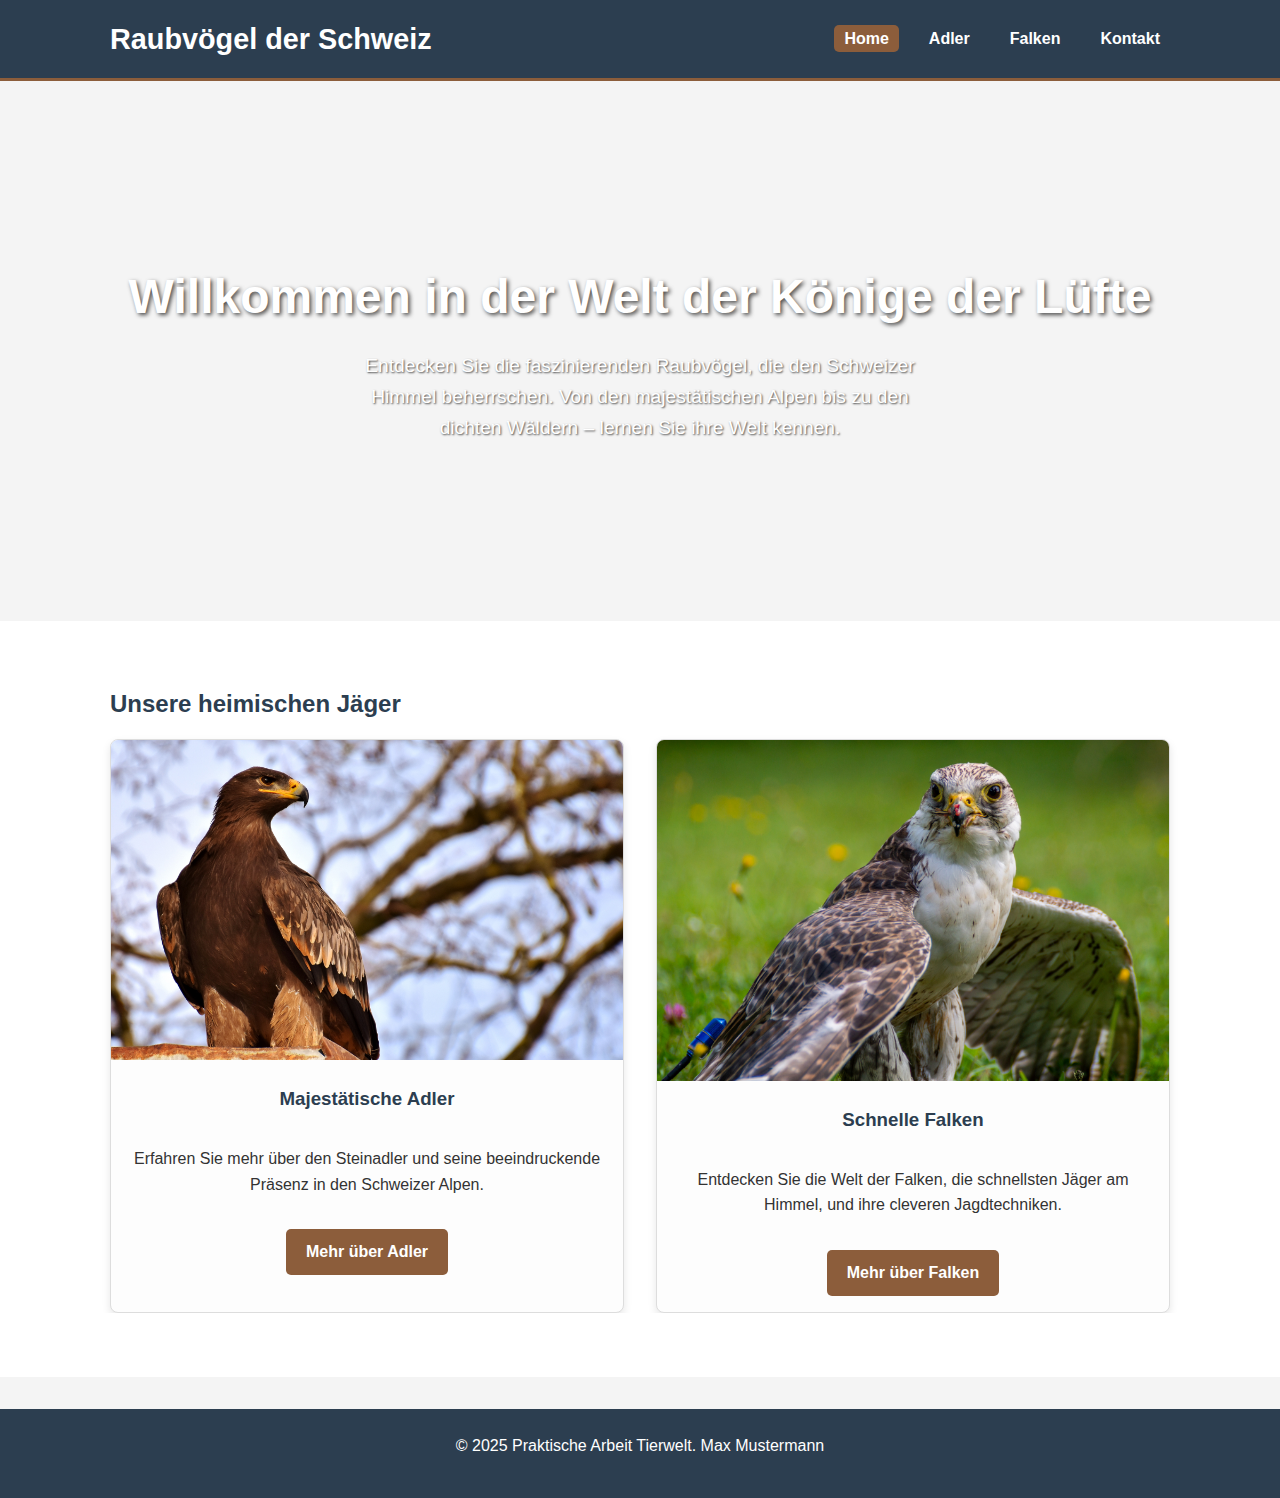
<file: index.html>
<!DOCTYPE html>
<html lang="de">
<head>
    <meta charset="UTF-8">
    <meta name="viewport" content="width=device-width, initial-scale=1.0">
    <title>Tierwelt: Raubvögel der Schweiz</title>
    <link rel="stylesheet" href="css/styles.css">
</head>
<body>

    <header>
        <div class="container">
            <h1>Raubvögel der Schweiz</h1>
            <nav>
                <ul>
                    <li><a href="index.html" class="active">Home</a></li>
                    <li><a href="pages/adler.html">Adler</a></li>
                    <li><a href="pages/falken.html">Falken</a></li>
                    <li><a href="kontakt/impressum.html">Kontakt</a></li>
                </ul>
            </nav>
        </div>
    </header>

    <main>
        <section class="hero">
            <div class="container">
                <h2>Willkommen in der Welt der Könige der Lüfte</h2>
                <p>Entdecken Sie die faszinierenden Raubvögel, die den Schweizer Himmel beherrschen. Von den majestätischen Alpen bis zu den dichten Wäldern – lernen Sie ihre Welt kennen.</p>
            </div>
        </section>

        <section class="teaser-section">
            <div class="container">
                <h2>Unsere heimischen Jäger</h2>
                <div class="teaser-container">
                    <article class="card">
                        <img src="assets/adler.webp" alt="Symbolbild eines Adlers">
                        <h3>Majestätische Adler</h3>
                        <p>Erfahren Sie mehr über den Steinadler und seine beeindruckende Präsenz in den Schweizer Alpen.</p>
                        <a href="pages/adler.html" class="button">Mehr über Adler</a>
                    </article>
                    <article class="card">
                        <img src="assets/falke.webp" alt="Symbolbild eines Falken">
                        <h3>Schnelle Falken</h3>
                        <p>Entdecken Sie die Welt der Falken, die schnellsten Jäger am Himmel, und ihre cleveren Jagdtechniken.</p>
                        <a href="pages/falken.html" class="button">Mehr über Falken</a>
                    </article>
                </div>
            </div>
        </section>
    </main>

    <footer>
        <div class="container">
            <p>&copy; 2025 Praktische Arbeit Tierwelt. Max Mustermann</p>
        </div>
    </footer>

</body>
</html>
</file>
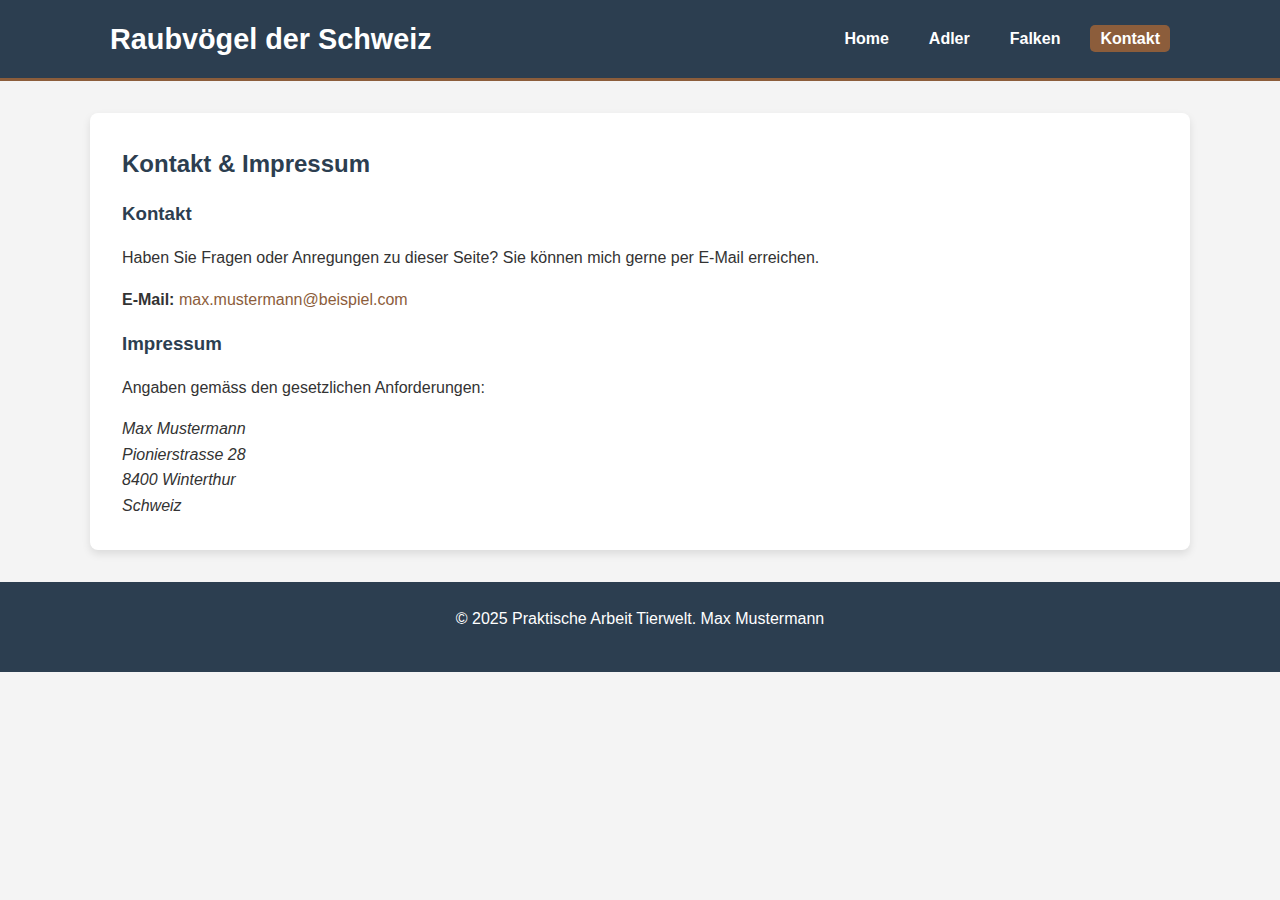
<file: kontakt/impressum.html>
<!DOCTYPE html>
<html lang="de">
<head>
    <meta charset="UTF-8">
    <meta name="viewport" content="width=device-width, initial-scale=1.0">
    <title>Kontakt & Impressum - Raubvögel der Schweiz</title>
    <link rel="stylesheet" href="../css/styles.css">
</head>
<body>

    <header>
        <div class="container">
            <h1>Raubvögel der Schweiz</h1>
            <nav>
                <ul>
                    <li><a href="../index.html">Home</a></li>
                    <li><a href="../pages/adler.html">Adler</a></li>
                    <li><a href="../pages/falken.html">Falken</a></li>
                    <li><a href="impressum.html" class="active">Kontakt</a></li>
                </ul>
            </nav>
        </div>
    </header>

    <main>
        <div class="container content-page">
            <h2>Kontakt & Impressum</h2>
            
            <section>
                <h3>Kontakt</h3>
                <p>Haben Sie Fragen oder Anregungen zu dieser Seite? Sie können mich gerne per E-Mail erreichen.</p>
                <p>
                    <strong>E-Mail:</strong>
                    <a href="mailto:max.mustermann@beispiel.com">max.mustermann@beispiel.com</a>
                </p>
            </section>
            
            <section>
                <h3>Impressum</h3>
                <p>Angaben gemäss den gesetzlichen Anforderungen:</p>
                <address>
                    Max Mustermann<br>
                    Pionierstrasse 28<br>
                    8400 Winterthur<br>
                    Schweiz
                </address>
            </section>

        </div>
    </main>

    <footer>
        <div class="container">
            <p>&copy; 2025 Praktische Arbeit Tierwelt. Max Mustermann</p>
        </div>
    </footer>

</body>
</html>
</file>
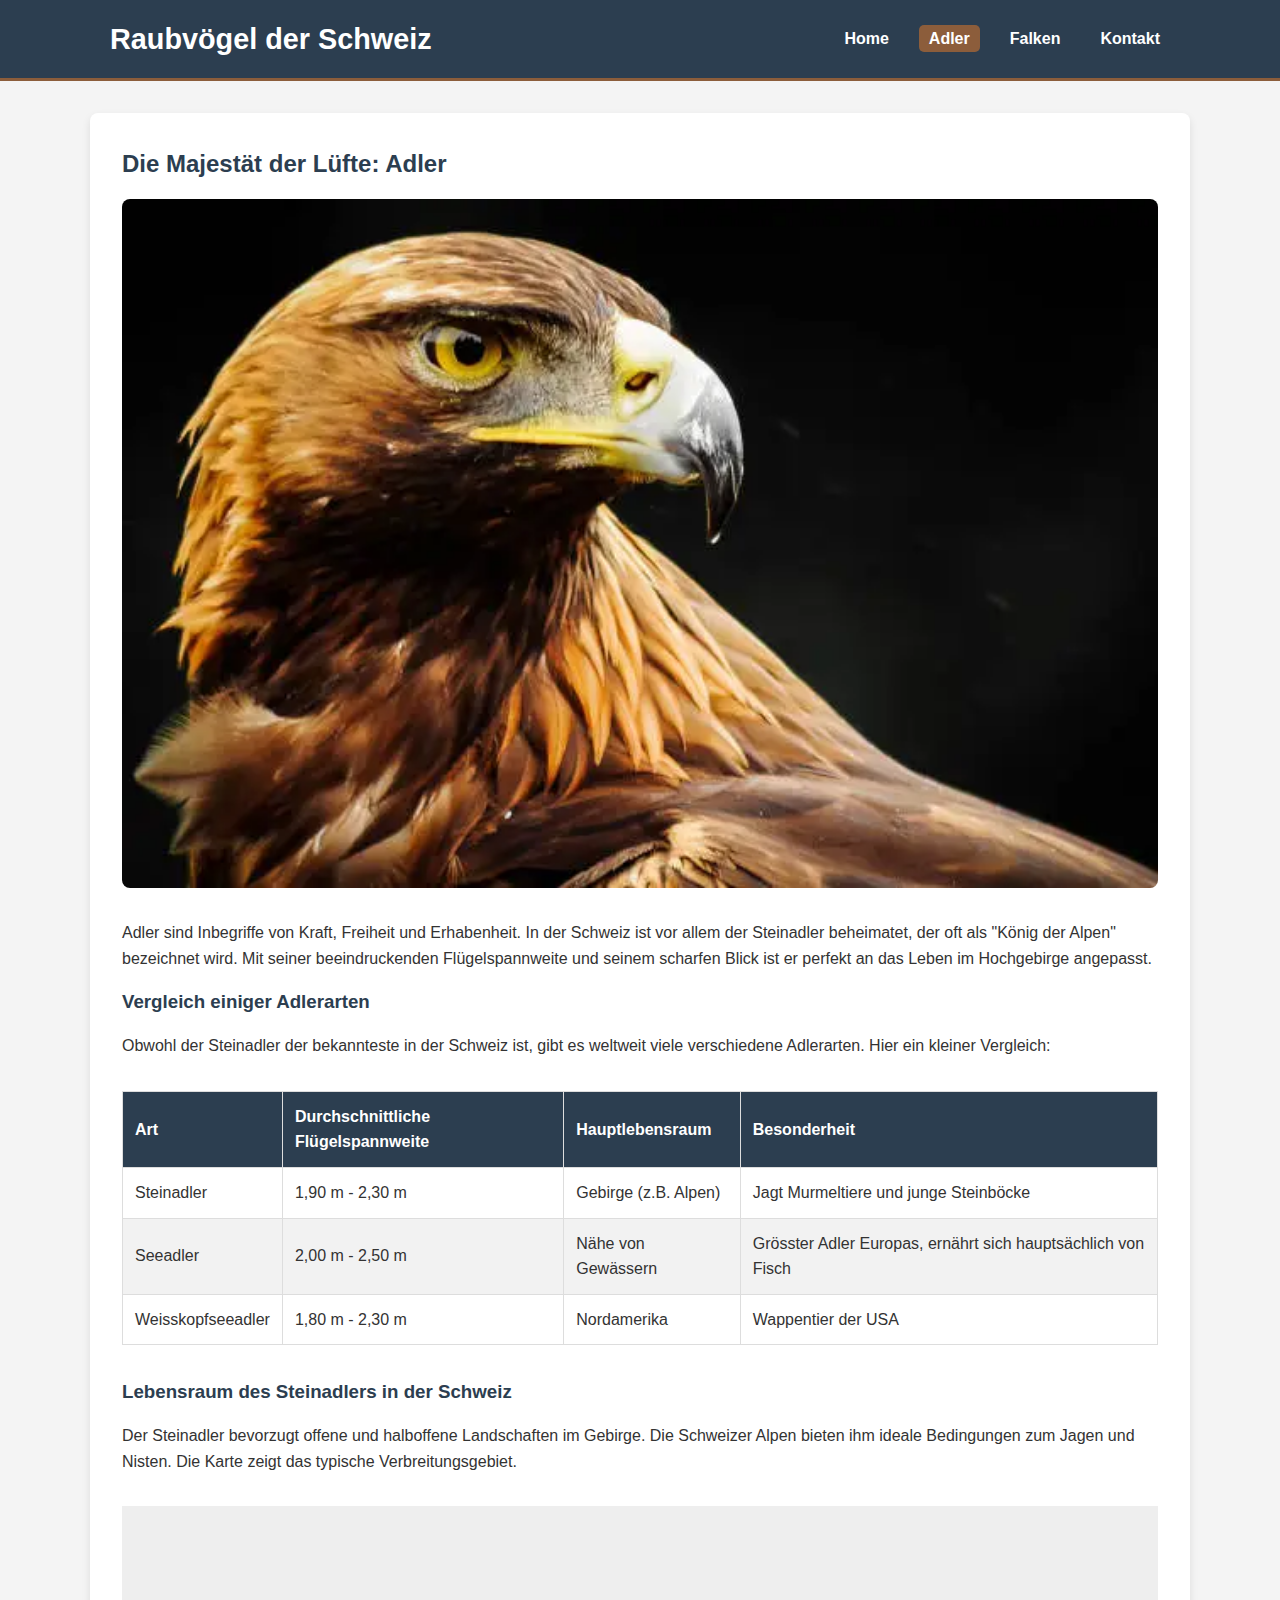
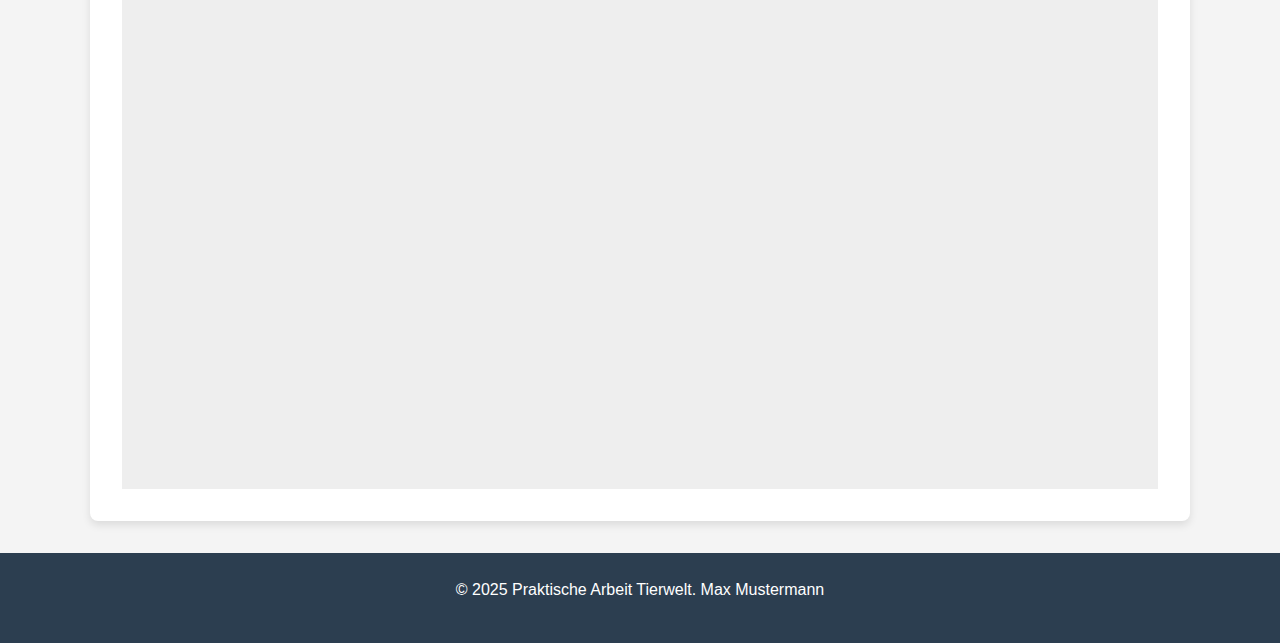
<file: pages/adler.html>
<!DOCTYPE html>
<html lang="de">
<head>
    <meta charset="UTF-8">
    <meta name="viewport" content="width=device-width, initial-scale=1.0">
    <title>Adler - Raubvögel der Schweiz</title>
    <link rel="stylesheet" href="../css/styles.css">
</head>
<body>

    <header>
        <div class="container">
            <h1>Raubvögel der Schweiz</h1>
            <nav>
                <ul>
                    <li><a href="../index.html">Home</a></li>
                    <li><a href="adler.html" class="active">Adler</a></li>
                    <li><a href="falken.html">Falken</a></li>
                    <li><a href="../kontakt/impressum.html">Kontakt</a></li>
                </ul>
            </nav>
        </div>
    </header>

    <main>
        <div class="container content-page">
            <h2>Die Majestät der Lüfte: Adler</h2>
            <img src="../assets/steinadler.webp" alt="Ein Steinadler in den Bergen" class="content-image">
            <p>Adler sind Inbegriffe von Kraft, Freiheit und Erhabenheit. In der Schweiz ist vor allem der Steinadler beheimatet, der oft als "König der Alpen" bezeichnet wird. Mit seiner beeindruckenden Flügelspannweite und seinem scharfen Blick ist er perfekt an das Leben im Hochgebirge angepasst.</p>

            <h3>Vergleich einiger Adlerarten</h3>
            <p>Obwohl der Steinadler der bekannteste in der Schweiz ist, gibt es weltweit viele verschiedene Adlerarten. Hier ein kleiner Vergleich:</p>

            <table>
                <thead>
                    <tr>
                        <th>Art</th>
                        <th>Durchschnittliche Flügelspannweite</th>
                        <th>Hauptlebensraum</th>
                        <th>Besonderheit</th>
                    </tr>
                </thead>
                <tbody>
                    <tr>
                        <td>Steinadler</td>
                        <td>1,90 m - 2,30 m</td>
                        <td>Gebirge (z.B. Alpen)</td>
                        <td>Jagt Murmeltiere und junge Steinböcke</td>
                    </tr>
                    <tr>
                        <td>Seeadler</td>
                        <td>2,00 m - 2,50 m</td>
                        <td>Nähe von Gewässern</td>
                        <td>Grösster Adler Europas, ernährt sich hauptsächlich von Fisch</td>
                    </tr>
                    <tr>
                        <td>Weisskopfseeadler</td>
                        <td>1,80 m - 2,30 m</td>
                        <td>Nordamerika</td>
                        <td>Wappentier der USA</td>
                    </tr>
                </tbody>
            </table>

            <h3>Lebensraum des Steinadlers in der Schweiz</h3>
            <p>Der Steinadler bevorzugt offene und halboffene Landschaften im Gebirge. Die Schweizer Alpen bieten ihm ideale Bedingungen zum Jagen und Nisten. Die Karte zeigt das typische Verbreitungsgebiet.</p>

            <div class="map-container">
                <iframe 
                    src="https://www.google.com/maps/embed?pb=!1m18!1m12!1m3!1d176118.3998579042!2d7.882103362145919!3d46.51930263301016!2m3!1f0!2f0!3f0!3m2!1i1024!2i768!4f13.1!3m3!1m2!1s0x478f773a48624d87%3A0x24e64f73809d6c2d!2sJungfrau-Aletsch%2C%20Schweizer%20Alpen!5e0!3m2!1sde!2sch!4v1664299834578!5m2!1sde!2sch" 
                    width="600" 
                    height="450" 
                    style="border:0;" 
                    allowfullscreen="" 
                    loading="lazy" 
                    referrerpolicy="no-referrer-when-downgrade">
                </iframe>
            </div>
        </div>
    </main>

    <footer>
        <div class="container">
            <p>&copy; 2025 Praktische Arbeit Tierwelt. Max Mustermann</p>
        </div>
    </footer>

</body>
</html>
</file>
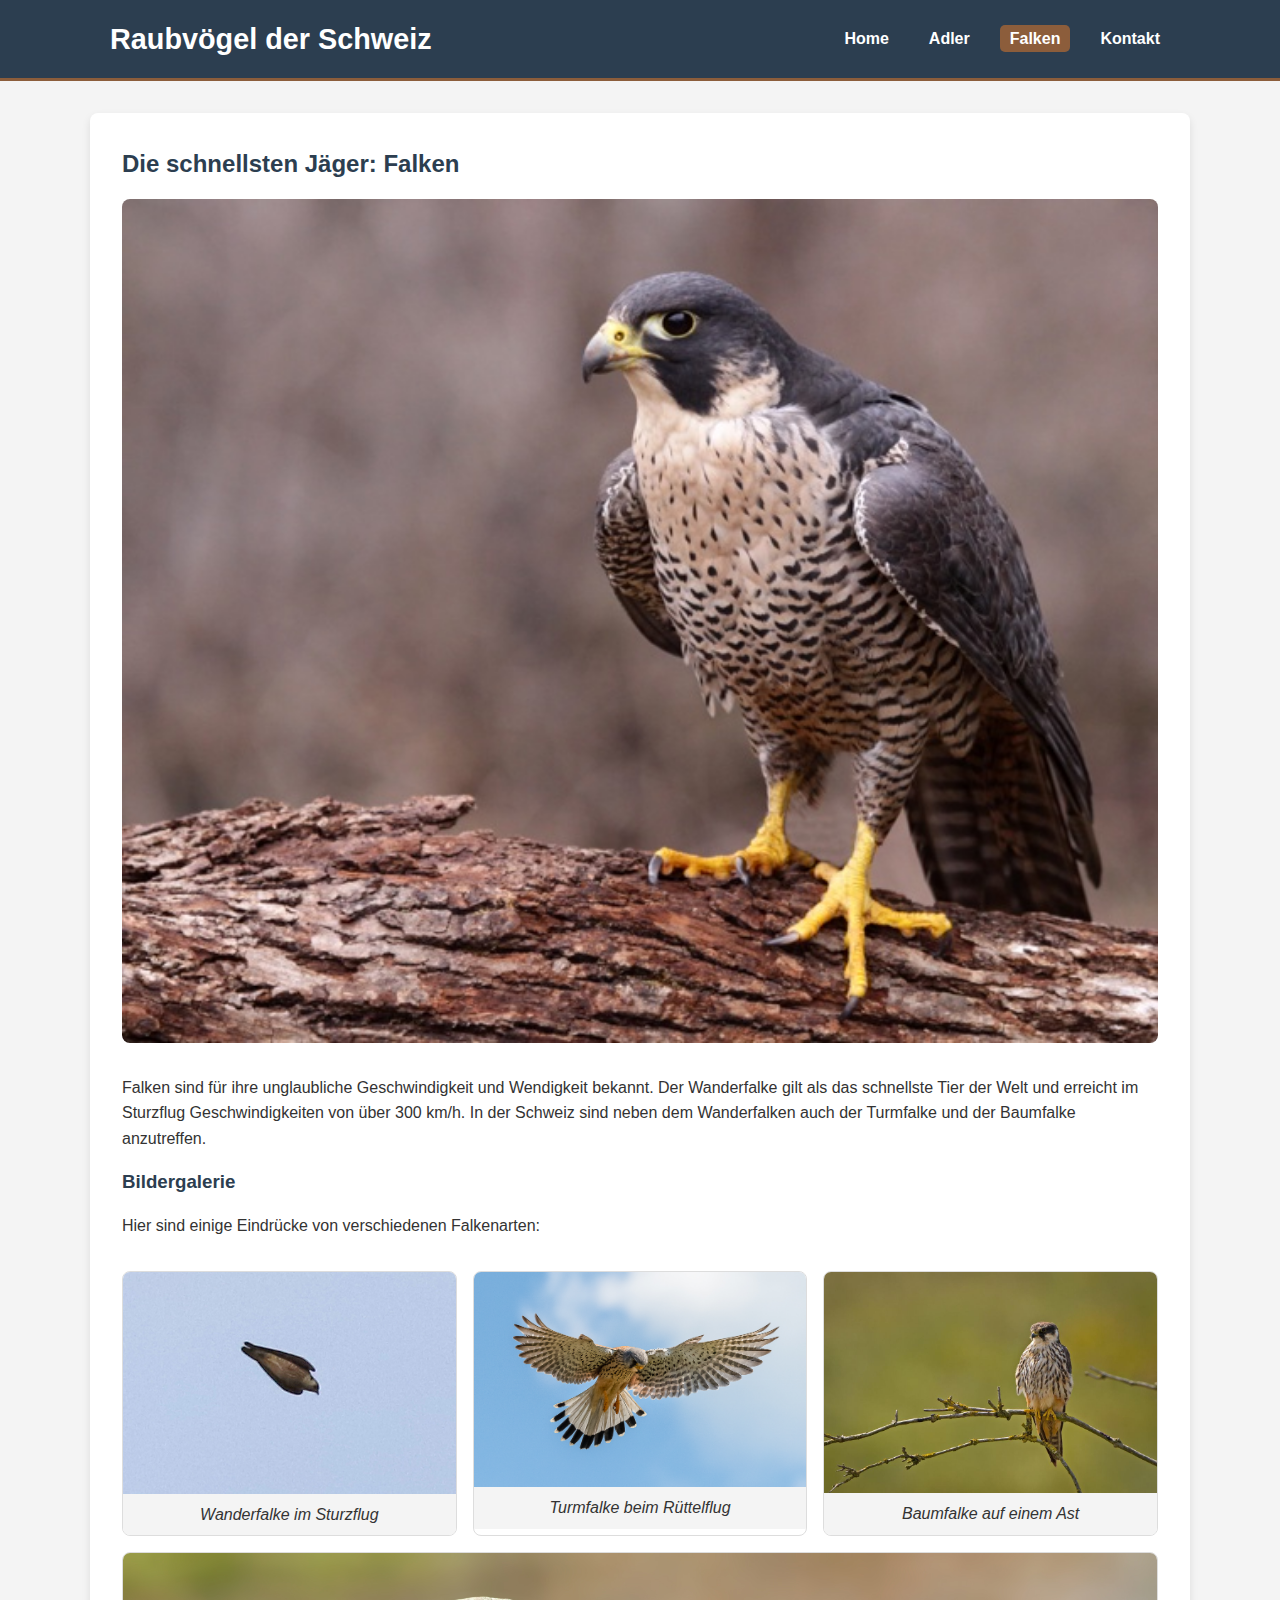
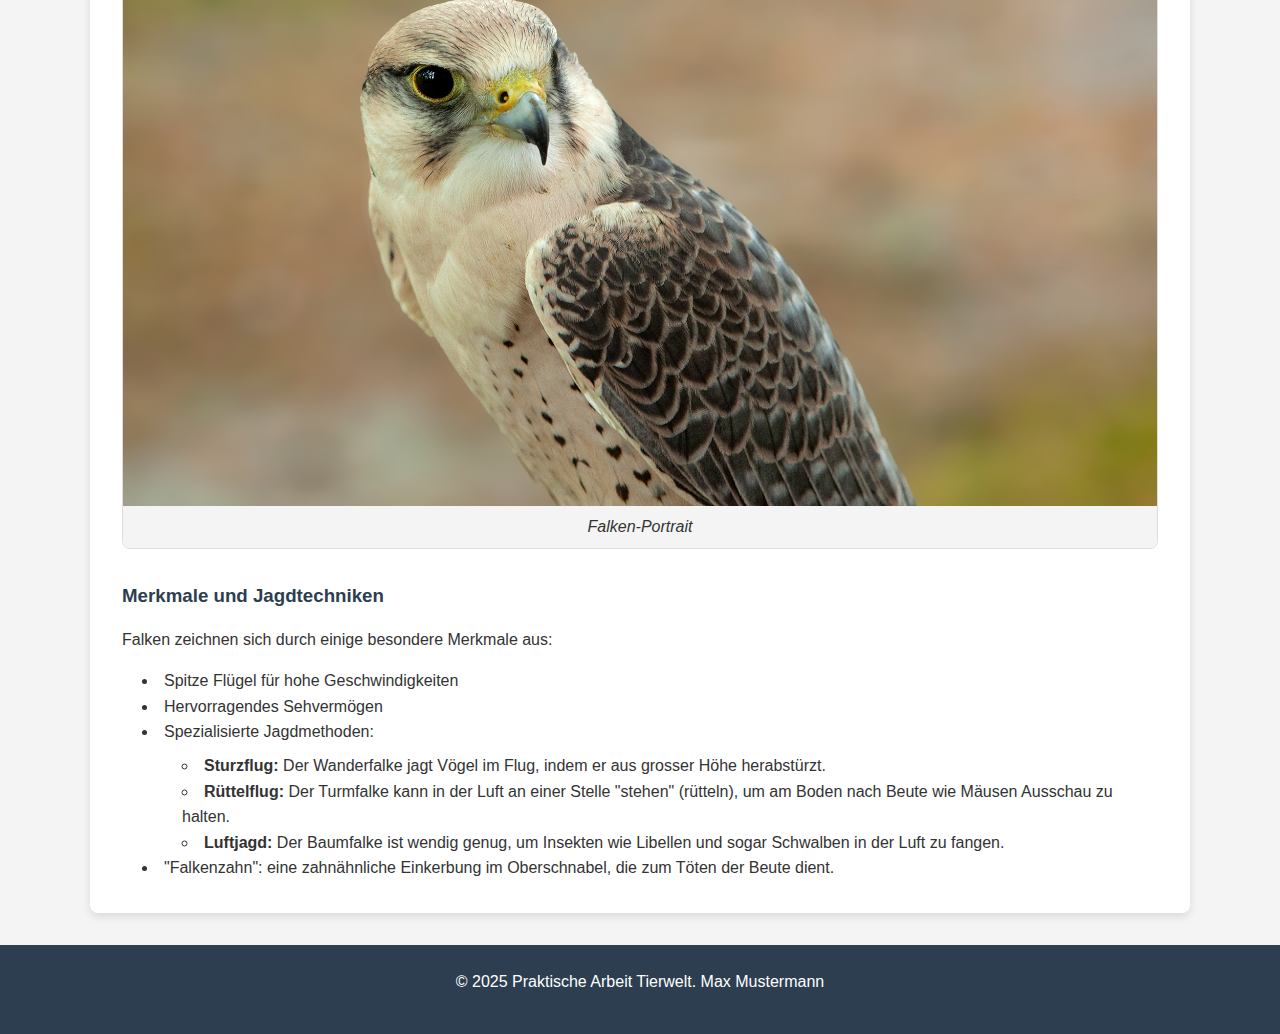
<file: pages/falken.html>
<!DOCTYPE html>
<html lang="de">
<head>
    <meta charset="UTF-8">
    <meta name="viewport" content="width=device-width, initial-scale=1.0">
    <title>Falken - Raubvögel der Schweiz</title>
    <link rel="stylesheet" href="../css/styles.css">
</head>
<body>

    <header>
        <div class="container">
            <h1>Raubvögel der Schweiz</h1>
            <nav>
                <ul>
                    <li><a href="../index.html">Home</a></li>
                    <li><a href="adler.html">Adler</a></li>
                    <li><a href="falken.html" class="active">Falken</a></li>
                    <li><a href="../kontakt/impressum.html">Kontakt</a></li>
                </ul>
            </nav>
        </div>
    </header>

    <main>
        <div class="container content-page">
            <h2>Die schnellsten Jäger: Falken</h2>
            <img src="../assets/wanderfalke.webp" alt="Ein Wanderfalke im Flug" class="content-image">
            <p>Falken sind für ihre unglaubliche Geschwindigkeit und Wendigkeit bekannt. Der Wanderfalke gilt als das schnellste Tier der Welt und erreicht im Sturzflug Geschwindigkeiten von über 300 km/h. In der Schweiz sind neben dem Wanderfalken auch der Turmfalke und der Baumfalke anzutreffen.</p>

            <h3>Bildergalerie</h3>
            <p>Hier sind einige Eindrücke von verschiedenen Falkenarten:</p>
            
            <div class="gallery">
                <figure>
                    <img src="../assets/sturzflug.webp" alt="Bild eines Wanderfalken">
                    <figcaption>Wanderfalke im Sturzflug</figcaption>
                </figure>
                <figure>
                    <img src="../assets/ruettelflug.jpg" alt="Bild eines Turmfalken">
                    <figcaption>Turmfalke beim Rüttelflug</figcaption>
                </figure>
                <figure>
                    <img src="../assets/baumfalke.webp" alt="Bild eines Baumfalken">
                    <figcaption>Baumfalke auf einem Ast</figcaption>
                </figure>
                 <figure>
                    <img src="../assets/falkenPortait.jpg" alt="Bild eines Falken im Portrait">
                    <figcaption>Falken-Portrait</figcaption>
                </figure>
            </div>

            <h3>Merkmale und Jagdtechniken</h3>
            <p>Falken zeichnen sich durch einige besondere Merkmale aus:</p>
            
            <ul>
                <li>Spitze Flügel für hohe Geschwindigkeiten</li>
                <li>Hervorragendes Sehvermögen</li>
                <li>Spezialisierte Jagdmethoden:
                    <ul>
                        <li><b>Sturzflug:</b> Der Wanderfalke jagt Vögel im Flug, indem er aus grosser Höhe herabstürzt.</li>
                        <li><b>Rüttelflug:</b> Der Turmfalke kann in der Luft an einer Stelle "stehen" (rütteln), um am Boden nach Beute wie Mäusen Ausschau zu halten.</li>
                        <li><b>Luftjagd:</b> Der Baumfalke ist wendig genug, um Insekten wie Libellen und sogar Schwalben in der Luft zu fangen.</li>
                    </ul>
                </li>
                 <li>"Falkenzahn": eine zahnähnliche Einkerbung im Oberschnabel, die zum Töten der Beute dient.</li>
            </ul>

        </div>
    </main>

    <footer>
        <div class="container">
            <p>&copy; 2025 Praktische Arbeit Tierwelt. Max Mustermann</p>
        </div>
    </footer>

</body>
</html>
</file>
<file: css/styles.css>
* {
    box-sizing: border-box;
    margin: 0;
    padding: 0;
}

body {
    font-family: 'Segoe UI', Tahoma, Geneva, Verdana, sans-serif;
    line-height: 1.6;
    background-color: #f4f4f4;
    color: #333;
}

.container {
    max-width: 1100px;
    margin: auto;
    overflow: hidden;
    padding: 0 20px;
}

h1, h2, h3 {
    margin-bottom: 1rem;
    color: #2c3e50;
}

p {
    margin-bottom: 1rem;
}

a {
    color: #8c5d3b;
    text-decoration: none;
}

a:hover {
    text-decoration: underline;
}

header {
    background-color: #2c3e50;
    color: #fff;
    padding: 1rem 0;
    position: sticky;
    top: 0;
    z-index: 100;
    border-bottom: 3px solid #8c5d3b;
}

header .container {
    display: flex;
    justify-content: space-between;
    align-items: center;
}

header h1 {
    margin: 0;
    font-size: 1.8rem;
    color: #fff;
}

header nav ul {
    list-style: none;
    display: flex;
}

header nav ul li {
    margin-left: 20px;
}

header nav a {
    color: #fff;
    font-weight: bold;
    padding: 5px 10px;
    border-radius: 5px;
    transition: background-color 0.3s;
}

header nav a:hover {
    background-color: #3a536e;
    text-decoration: none;
}

header nav a.active {
    background-color: #8c5d3b;
}

.hero {
    background: url('https://external-content.duckduckgo.com/iu/?u=https%3A%2F%2Fcdn.pixabay.com%2Fphoto%2F2017%2F10%2F20%2F21%2F45%2Fadler-2872995_1280.jpg&f=1&nofb=1&ipt=fb59adaf805e5af5b9910a74b205e412ad143de110ffe51e85631fcc2e13cef4') no-repeat center center/cover;
    height: 60vh;
    display: flex;
    justify-content: center;
    align-items: center;
    text-align: center;
    color: #fff;
}

.hero h2 {
    font-size: 3rem;
    text-shadow: 2px 2px 4px rgba(0,0,0,0.7);
    color: #fff;
}

.hero p {
    font-size: 1.2rem;
    max-width: 600px;
    margin: 1rem auto 0;
    text-shadow: 1px 1px 2px rgba(0,0,0,0.7);
}

.teaser-section {
    padding: 4rem 0;
    background-color: #fff;
}
.teaser-container {
    display: flex;
    gap: 2rem;
}
.card {
    background-color: #fdfdfd;
    border: 1px solid #ddd;
    border-radius: 8px;
    overflow: hidden;
    text-align: center;
    box-shadow: 0 4px 8px rgba(0,0,0,0.1);
    transition: transform 0.3s, box-shadow 0.3s;
    flex: 1;
}
.card:hover {
    transform: translateY(-10px);
    box-shadow: 0 8px 16px rgba(0,0,0,0.2);
}
.card img {
    width: 100%;
    height: auto;
}
.card h3 {
    padding: 1rem;
}
.card p {
    padding: 0 1rem 1rem;
}
.button {
    display: inline-block;
    background: #8c5d3b;
    color: #fff;
    padding: 10px 20px;
    margin-bottom: 1rem;
    border-radius: 5px;
    font-weight: bold;
}
.button:hover {
    background: #7a502d;
    text-decoration: none;
}

.content-page {
    background: #fff;
    padding: 2rem;
    margin-top: 2rem;
    margin-bottom: 2rem;
    border-radius: 8px;
    box-shadow: 0 4px 8px rgba(0,0,0,0.1);
}
.content-image {
    width: 100%;
    height: auto;
    border-radius: 8px;
    margin-bottom: 1.5rem;
}

table {
    width: 100%;
    border-collapse: collapse;
    margin: 2rem 0;
}
table th, table td {
    border: 1px solid #ddd;
    padding: 12px;
    text-align: left;
}
table th {
    background-color: #2c3e50;
    color: white;
}
table tr:nth-child(even) {
    background-color: #f2f2f2;
}

.content-page ul {
    list-style-position: inside;
    padding-left: 20px;
}
.content-page ul ul {
    margin-top: 0.5rem;
    margin-left: 20px;
    list-style-type: circle;
}

.map-container {
    position: relative;
    padding-bottom: 56.25%;
    height: 0;
    overflow: hidden;
    max-width: 100%;
    background: #eee;
    margin-top: 2rem;
}
.map-container iframe {
    position: absolute;
    top: 0;
    left: 0;
    width: 100%;
    height: 100%;
}

.gallery {
    display: flex;
    flex-wrap: wrap;
    gap: 1rem;
    margin: 2rem 0;
}
.gallery figure {
    flex: 1 1 300px;
    margin: 0;
    background: #fff;
    border: 1px solid #ddd;
    border-radius: 8px;
    overflow: hidden;
    transition: transform 0.3s;
}
.gallery figure:hover {
    transform: scale(1.05);
}
.gallery img {
    width: 100%;
    display: block;
}
.gallery figcaption {
    padding: 0.5rem;
    text-align: center;
    font-style: italic;
    background: #f4f4f4;
}

footer {
    background-color: #2c3e50;
    color: #fff;
    text-align: center;
    padding: 1.5rem 0;
    margin-top: 2rem;
}

@media (max-width: 768px) {
    header .container {
        flex-direction: column;
    }
    header h1 {
        margin-bottom: 1rem;
    }
    .teaser-container {
        flex-direction: column;
    }
    .hero h2 {
        font-size: 2.5rem;
    }
}

@media (max-width: 500px) {
    header nav ul {
        flex-direction: column;
        align-items: center;
        width: 100%;
    }
    header nav ul li {
        margin: 5px 0;
    }
    .hero {
        height: 40vh;
    }
    .hero h2 {
        font-size: 2rem;
    }
}
</file>
